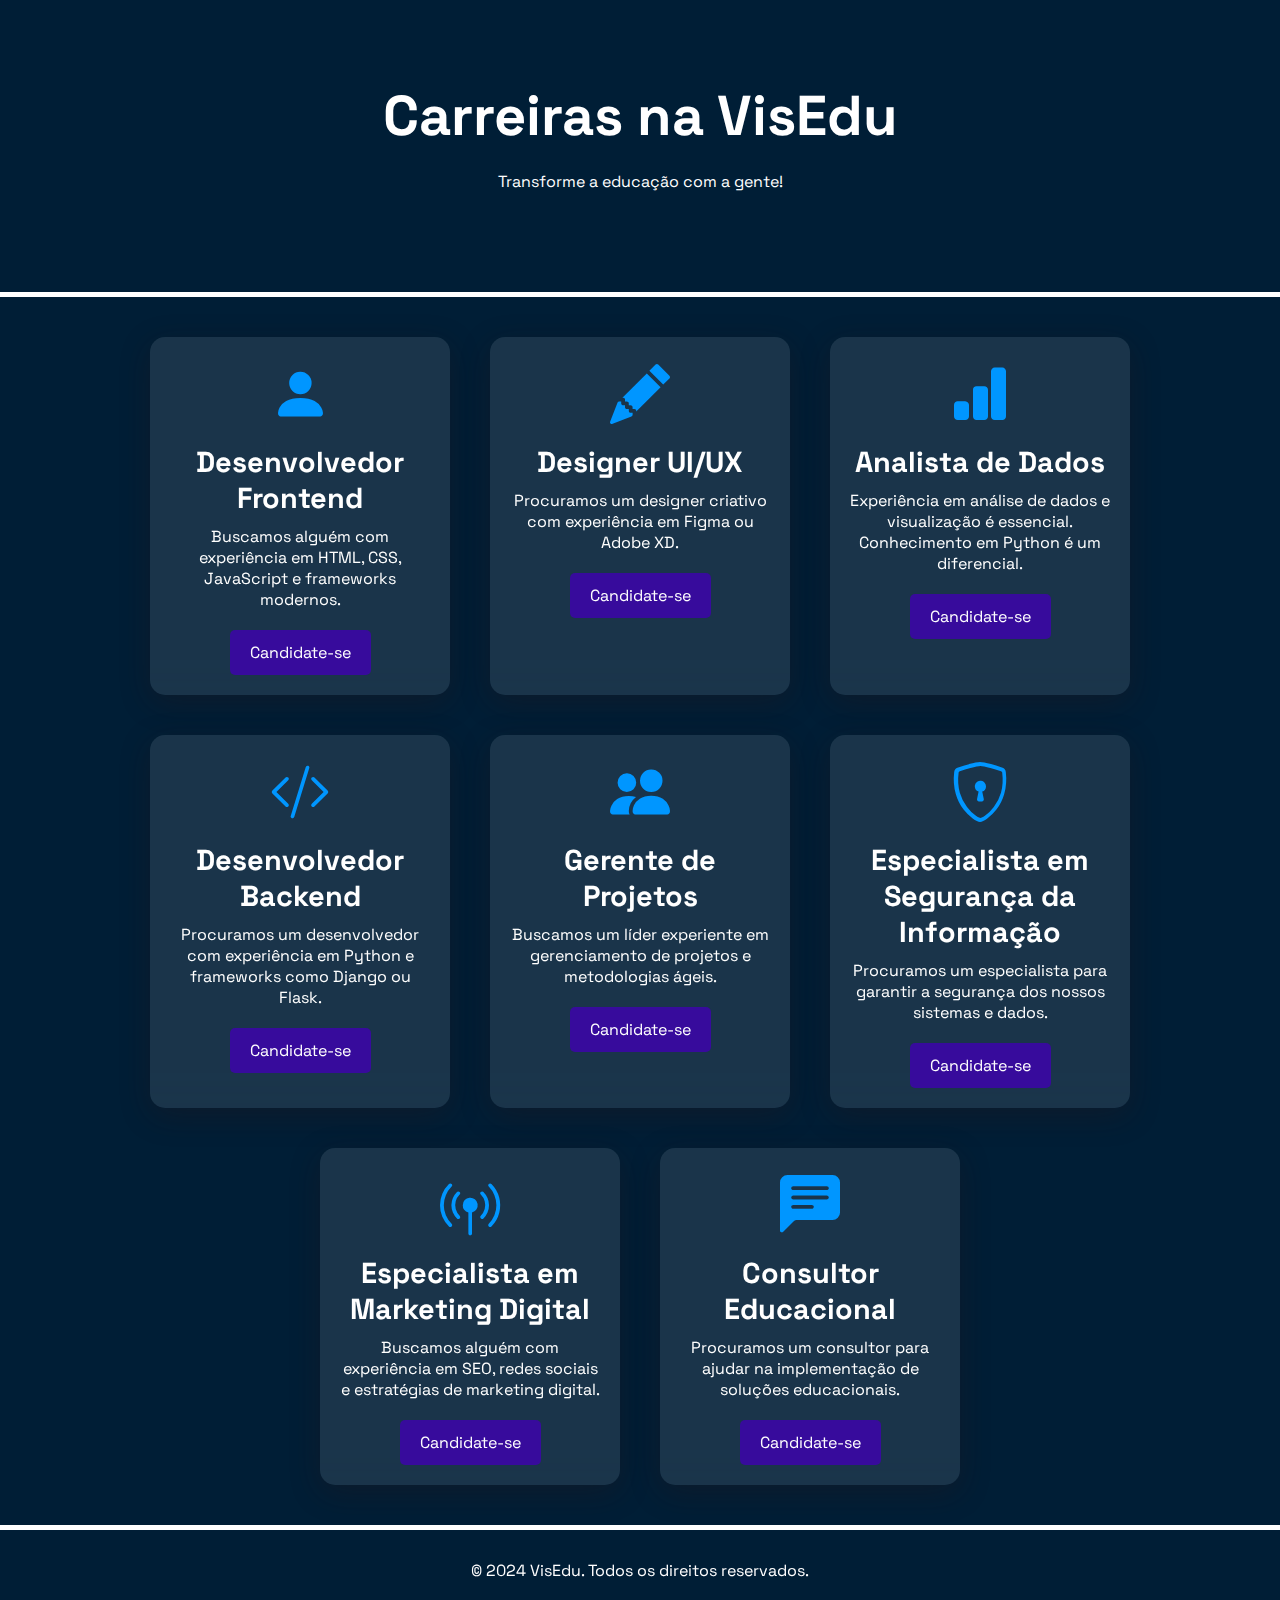
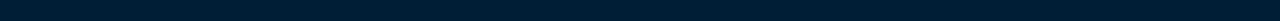
<file: carreira.html>
<!DOCTYPE html>
<html lang="pt-BR">
<head>
    <meta charset="UTF-8">
    <meta name="viewport" content="width=device-width, initial-scale=1.0">
    <title>Carreiras - VisEdu</title>
    <link rel="icon" href="images/Logo VisEdu Transparente.png">
    <link href="https://fonts.googleapis.com/css2?family=Space+Grotesk:wght@300;700&display=swap" rel="stylesheet">
    <link rel="stylesheet" href="carreira.css">
    <!-- Bootstrap Icons -->
    <link rel="stylesheet" href="https://cdn.jsdelivr.net/npm/bootstrap-icons@1.10.3/font/bootstrap-icons.css">
</head>
<body>
    <header>
        <div class="header-content">
            <h1>Carreiras na VisEdu</h1>
            <p>Transforme a educação com a gente!</p>
        </div>
    </header>

    <section class="jobs-container">
        <div class="job-card">
            <i class="bi bi-person-fill"></i>
            <h2>Desenvolvedor Frontend</h2>
            <p>Buscamos alguém com experiência em HTML, CSS, JavaScript e frameworks modernos.</p>
            <button>Candidate-se</button>
        </div>
        <div class="job-card">
            <i class="bi bi-pencil-fill"></i>
            <h2>Designer UI/UX</h2>
            <p>Procuramos um designer criativo com experiência em Figma ou Adobe XD.</p>
            <button>Candidate-se</button>
        </div>
        <div class="job-card">
            <i class="bi bi-bar-chart-fill"></i>
            <h2>Analista de Dados</h2>
            <p>Experiência em análise de dados e visualização é essencial. Conhecimento em Python é um diferencial.</p>
            <button>Candidate-se</button>
        </div>
        <div class="job-card">
            <i class="bi bi-code-slash"></i>
            <h2>Desenvolvedor Backend</h2>
            <p>Procuramos um desenvolvedor com experiência em Python e frameworks como Django ou Flask.</p>
            <button>Candidate-se</button>
        </div>
        <div class="job-card">
            <i class="bi bi-people-fill"></i>
            <h2>Gerente de Projetos</h2>
            <p>Buscamos um líder experiente em gerenciamento de projetos e metodologias ágeis.</p>
            <button>Candidate-se</button>
        </div>
        <div class="job-card">
            <i class="bi bi-shield-lock"></i>
            <h2>Especialista em Segurança da Informação</h2>
            <p>Procuramos um especialista para garantir a segurança dos nossos sistemas e dados.</p>
            <button>Candidate-se</button>
        </div>
        <div class="job-card">
            <i class="bi bi-broadcast-pin"></i>
            <h2>Especialista em Marketing Digital</h2>
            <p>Buscamos alguém com experiência em SEO, redes sociais e estratégias de marketing digital.</p>
            <button>Candidate-se</button>
        </div>
        <div class="job-card">
            <i class="bi bi-chat-left-text-fill"></i>
            <h2>Consultor Educacional</h2>
            <p>Procuramos um consultor para ajudar na implementação de soluções educacionais.</p>
            <button>Candidate-se</button>
        </div>
        <!-- Adicione mais vagas conforme necessário -->
    </section>

    <footer>
        <p>&copy; 2024 VisEdu. Todos os direitos reservados.</p>
    </footer>
</body>
</html>
</file>
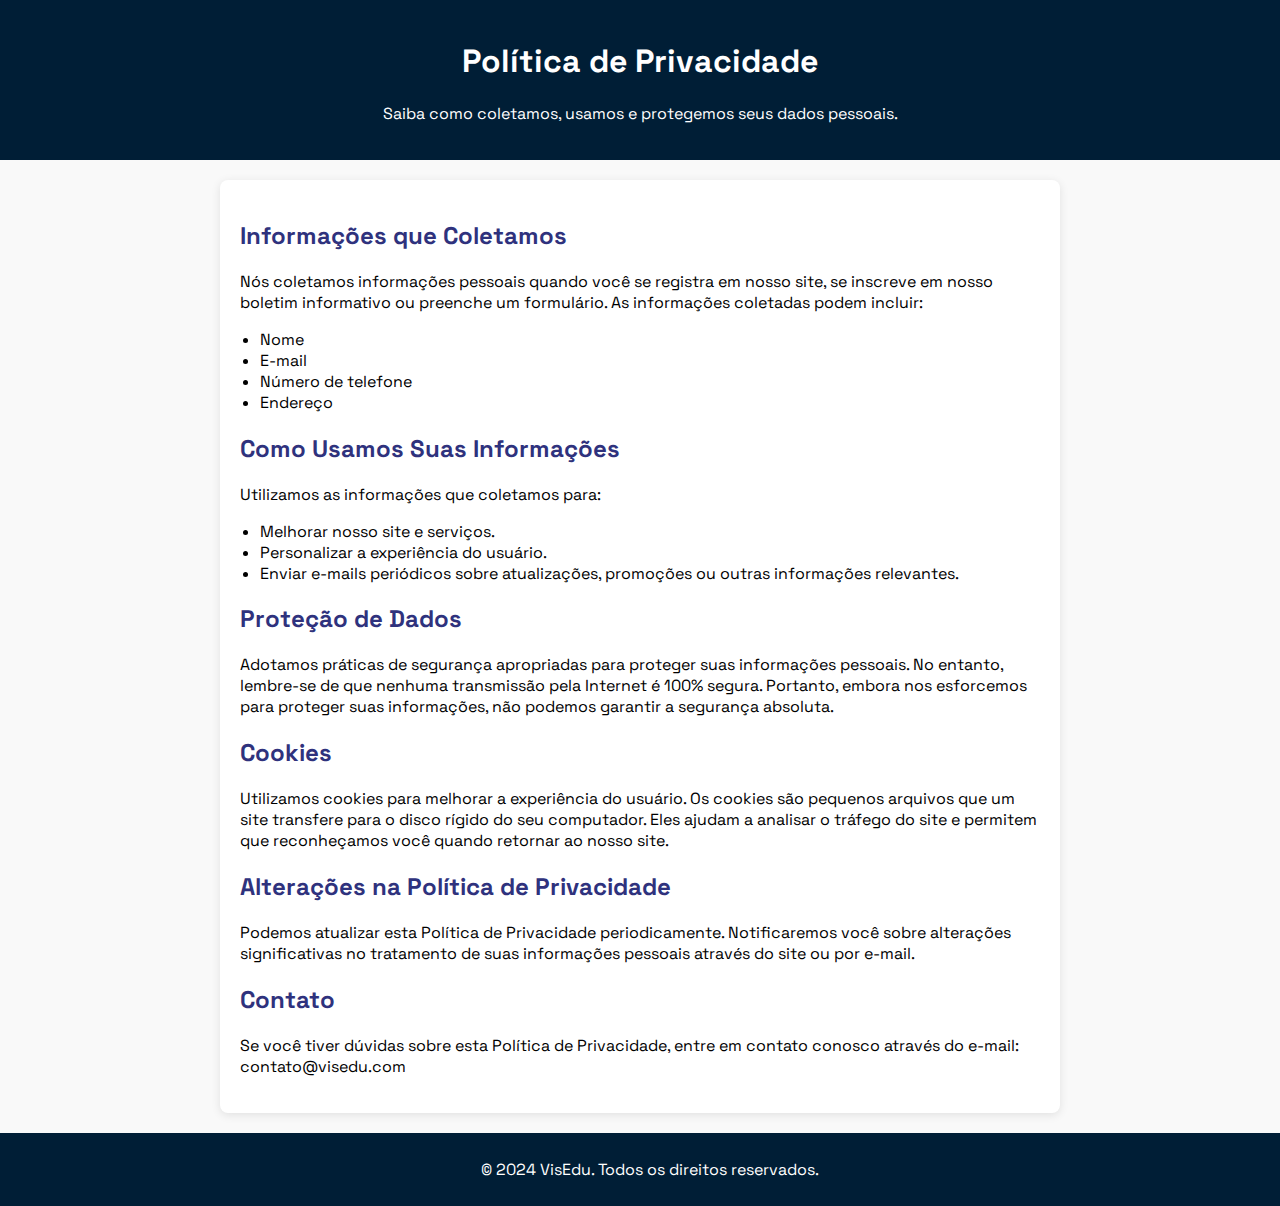
<file: privacidade.html>
<!DOCTYPE html>
<html lang="pt-BR">
<head>
  <meta charset="UTF-8">
  <meta name="viewport" content="width=device-width, initial-scale=1.0">
  <title>Política de Privacidade - VisEdu</title>

  <!-- Ícone da página -->
  <link rel="icon" href="images/Logo VisEdu Transparente.png">

  <!-- Fonte Google -->
  <link rel="preconnect" href="https://fonts.googleapis.com">
  <link rel="preconnect" href="https://fonts.gstatic.com" crossorigin>
  <link href="https://fonts.googleapis.com/css2?family=Space+Grotesk:wght@300;700&display=swap" rel="stylesheet">

  <!-- CSS externo -->
  <link rel="stylesheet" href="privacidade.css">
</head>

<body>
  <header>
    <h1>Política de Privacidade</h1>
    <p>Saiba como coletamos, usamos e protegemos seus dados pessoais.</p>
  </header>

  <main>
    <section>
      <h2>Informações que Coletamos</h2>
      <p>Nós coletamos informações pessoais quando você se registra em nosso site, se inscreve em nosso boletim informativo ou preenche um formulário. As informações coletadas podem incluir:</p>
      <ul>
        <li>Nome</li>
        <li>E-mail</li>
        <li>Número de telefone</li>
        <li>Endereço</li>
      </ul>
    </section>

    <section>
      <h2>Como Usamos Suas Informações</h2>
      <p>Utilizamos as informações que coletamos para:</p>
      <ul>
        <li>Melhorar nosso site e serviços.</li>
        <li>Personalizar a experiência do usuário.</li>
        <li>Enviar e-mails periódicos sobre atualizações, promoções ou outras informações relevantes.</li>
      </ul>
    </section>

    <section>
      <h2>Proteção de Dados</h2>
      <p>Adotamos práticas de segurança apropriadas para proteger suas informações pessoais. No entanto, lembre-se de que nenhuma transmissão pela Internet é 100% segura. Portanto, embora nos esforcemos para proteger suas informações, não podemos garantir a segurança absoluta.</p>
    </section>

    <section>
      <h2>Cookies</h2>
      <p>Utilizamos cookies para melhorar a experiência do usuário. Os cookies são pequenos arquivos que um site transfere para o disco rígido do seu computador. Eles ajudam a analisar o tráfego do site e permitem que reconheçamos você quando retornar ao nosso site.</p>
    </section>

    <section>
      <h2>Alterações na Política de Privacidade</h2>
      <p>Podemos atualizar esta Política de Privacidade periodicamente. Notificaremos você sobre alterações significativas no tratamento de suas informações pessoais através do site ou por e-mail.</p>
    </section>

    <section>
      <h2>Contato</h2>
      <p>Se você tiver dúvidas sobre esta Política de Privacidade, entre em contato conosco através do e-mail: contato@visedu.com</p>
    </section>
  </main>

  <footer>
    <p>&copy; 2024 VisEdu. Todos os direitos reservados.</p>
  </footer>
</body>
</html>
</file>
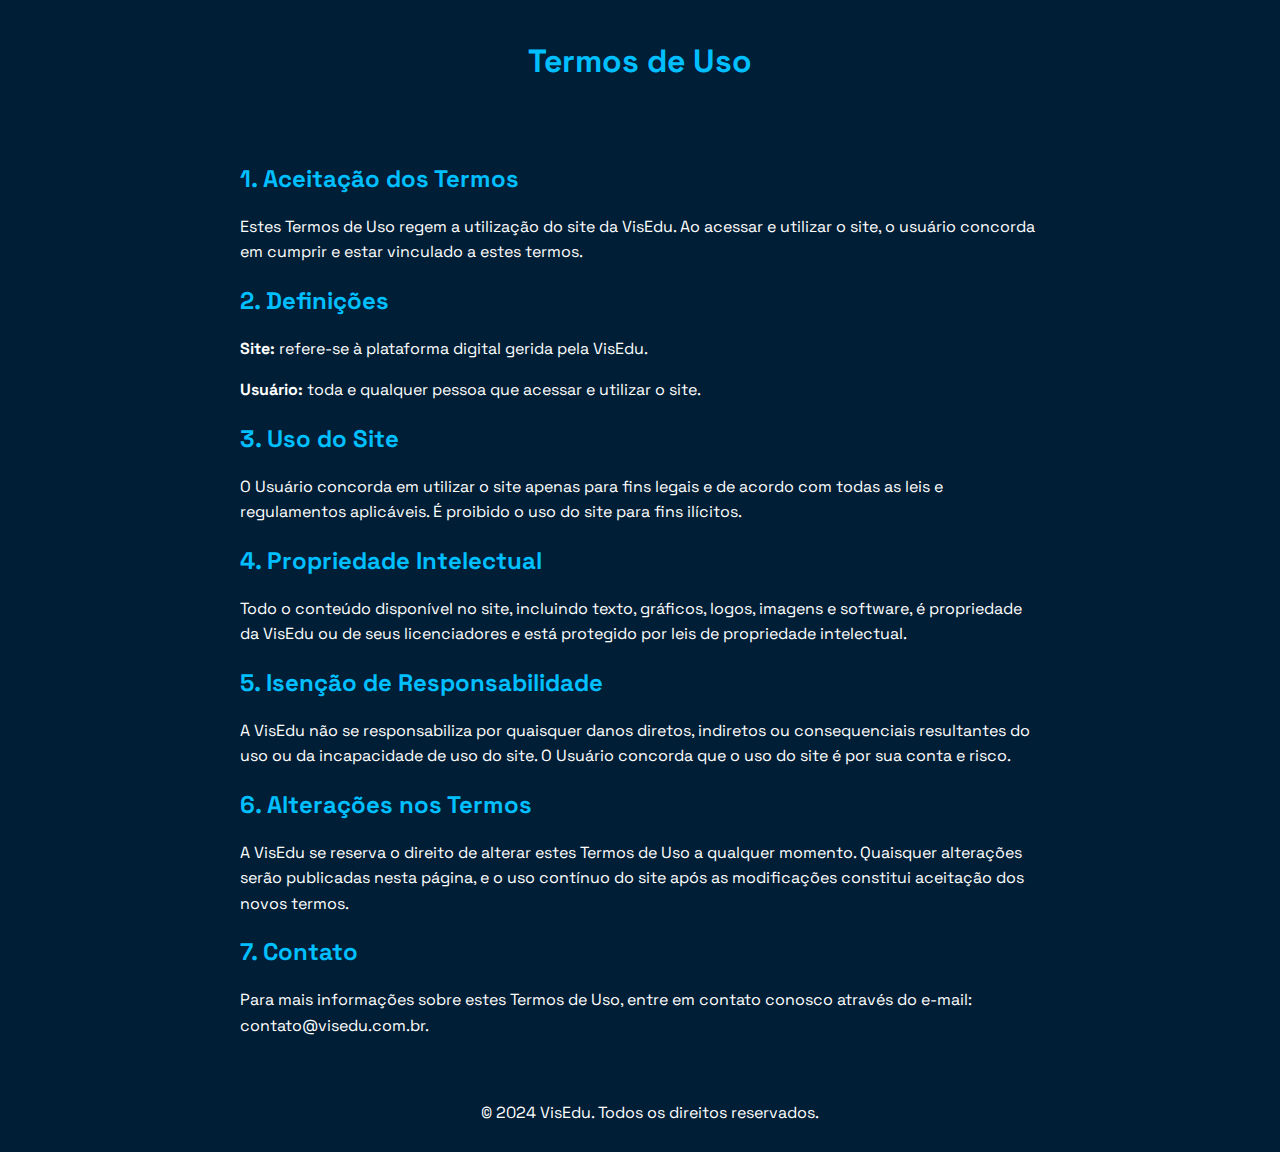
<file: termos.html>
<!DOCTYPE html>
<html lang="pt-BR">
<head>
    <meta charset="UTF-8">
    <meta name="viewport" content="width=device-width, initial-scale=1.0">
    <title>Termos de Uso - VisEdu</title>
    <link rel="icon" href="images/Logo VisEdu Transparente.png">
    <link href="https://fonts.googleapis.com/css2?family=Space+Grotesk:wght@300;700&display=swap" rel="stylesheet">
    <link rel="stylesheet" href="termos.css"> <!-- Referência ao CSS externo -->
</head>

<body>
    <header>
        <h1>Termos de Uso</h1>
    </header>

    <section>
        <h2>1. Aceitação dos Termos</h2>
        <p>Estes Termos de Uso regem a utilização do site da VisEdu. Ao acessar e utilizar o site, o usuário concorda em cumprir e estar vinculado a estes termos.</p>

        <h2>2. Definições</h2>
        <p><strong>Site:</strong> refere-se à plataforma digital gerida pela VisEdu.</p>
        <p><strong>Usuário:</strong> toda e qualquer pessoa que acessar e utilizar o site.</p>

        <h2>3. Uso do Site</h2>
        <p>O Usuário concorda em utilizar o site apenas para fins legais e de acordo com todas as leis e regulamentos aplicáveis. É proibido o uso do site para fins ilícitos.</p>

        <h2>4. Propriedade Intelectual</h2>
        <p>Todo o conteúdo disponível no site, incluindo texto, gráficos, logos, imagens e software, é propriedade da VisEdu ou de seus licenciadores e está protegido por leis de propriedade intelectual.</p>

        <h2>5. Isenção de Responsabilidade</h2>
        <p>A VisEdu não se responsabiliza por quaisquer danos diretos, indiretos ou consequenciais resultantes do uso ou da incapacidade de uso do site. O Usuário concorda que o uso do site é por sua conta e risco.</p>

        <h2>6. Alterações nos Termos</h2>
        <p>A VisEdu se reserva o direito de alterar estes Termos de Uso a qualquer momento. Quaisquer alterações serão publicadas nesta página, e o uso contínuo do site após as modificações constitui aceitação dos novos termos.</p>

        <h2>7. Contato</h2>
        <p>Para mais informações sobre estes Termos de Uso, entre em contato conosco através do e-mail: contato@visedu.com.br.</p>
    </section>

    <footer>
        <p>&copy; 2024 VisEdu. Todos os direitos reservados.</p>
    </footer>
</body>
</html>
</file>
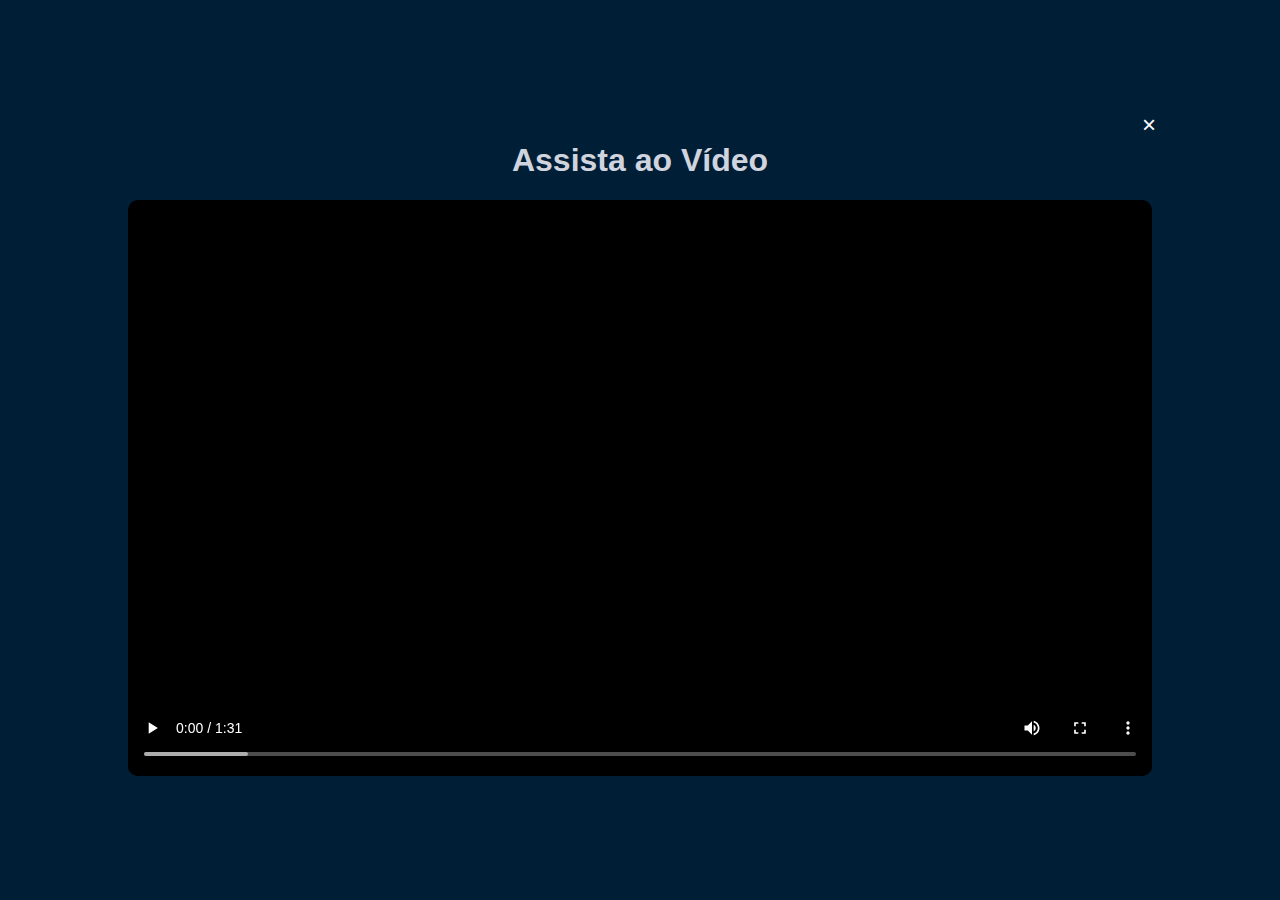
<file: video.html>
<!DOCTYPE html>
<html lang="pt-BR">
<head>
    <meta charset="UTF-8">
    <meta name="viewport" content="width=device-width, initial-scale=1.0">
    <title>Vídeo</title>
    <style>
        body {

            font-family: 'Poppins',sans-serif;
            display: flex;
            justify-content: center;
            align-items: center;
            height: 100vh;
            margin: 0;
            background-color: #001E36; /* Fundo escuro */
            color: #D0D4DF; /* Texto claro */
        }

        .container {
            position: relative;
            text-align: center;
            background-color: #001E36; /* Fundo do container escuro */
            padding: 20px;
            border-radius: 10px;
            box-shadow:#001E36;
            max-width: 80%;
            margin: 0 auto;
        }

        video {
            max-width: 100%;
            border-radius: 10px;
            box-shadow:#001E36;
        }

        .close-btn {
            position: absolute;
            top: 10px;
            right: 10px;
            background: none;
            border: none;
            color: #fff;
            font-size: 24px;
            cursor: pointer;
        }

        .close-btn:hover {
            color: #f00; /* Muda a cor do ícone ao passar o mouse */
        }
    </style>
</head>
<body>
    <div class="container">
        <button class="close-btn" onclick="window.close();">&times;</button>
        <h1>Assista ao Vídeo</h1>
        <video id="videoPlayer" controls autoplay>
            <source src="images/vejacomofunciona.mp4" type="video/mp4">
            Seu navegador não suporta o elemento de vídeo.
        </video>
    </div>

    <script>
        // Fechar a página após a reprodução do vídeo
        document.getElementById('videoPlayer').addEventListener('ended', function() {
            window.close();
        });

         // Bloquear o clique com o botão direito
         document.addEventListener('contextmenu', function(e) {
            e.preventDefault();
            alert("Copyright Visedu© 2024 todos os direitos reservados.");
        });

        // Bloquear atalhos como Ctrl+C e Ctrl+U
        document.addEventListener('keydown', function(e) {
            if (e.ctrlKey && (e.key === 'c' || e.key === 'u' || e.key === 's' || e.key === 'p')) {
                e.preventDefault();
                alert("Copyright Visedu© 2024 todos os direitos reservados.");
            }
        });
    </script>
</body>
</html>
</file>
<file: carreira.css>
* {
    box-sizing: border-box;
    margin: 0;
    padding: 0;
    font-family: 'Space Grotesk', sans-serif;
}

body {
    background: #001E36; /* Cor sólida azul escuro */
    color: #fff; /* Cor do texto */
    overflow-x: hidden;
}

header {
    text-align: center;
    padding: 80px 20px;
    background: rgba(0, 30, 54, 0.9); /* Um pouco mais claro para o cabeçalho */
    border-bottom: 5px solid #fff; /* Borda branca */
}

h1 {
    font-size: 3.5em;
    margin-bottom: 20px;
}

p {
    font-size: 1.5em;
}

.jobs-container {
    display: flex;
    flex-wrap: wrap;
    justify-content: center;
    padding: 20px;
    animation: fadeIn 1s;
}

@keyframes fadeIn {
    from {
        opacity: 0;
    }
    to {
        opacity: 1;
    }
}

.job-card {
    background: rgba(255, 255, 255, 0.1);
    backdrop-filter: blur(15px);
    border-radius: 15px;
    box-shadow: 0 8px 30px rgba(43, 21, 21, 0.3);
    margin: 20px;
    padding: 20px;
    width: 300px;
    text-align: center;
    transition: transform 0.3s, box-shadow 0.3s;
    position: relative;
}

.job-card:hover {
    transform: translateY(-15px);
    box-shadow: 0 15px 40px rgba(0, 0, 0, 0.4);
}

.job-card i {
    font-size: 60px;
    margin-bottom: 15px;
    color: rgb(0, 150, 255);
    transition: color 0.3s;
}

.job-card:hover i {
    color: #fff; 
}

h2 {
    font-size: 1.8em;
    margin: 10px 0;
}

p {
    font-size: 1em;
    margin: 10px 0 20px;
}

button {
    background-color: rgb(55, 11, 156);
    color: white;
    border: none; /* Remove bordas */
    padding: 12px 20px; /* Espaçamento interno */
    font-size: 16px; /* Tamanho da fonte */
    cursor: pointer; 
    border-radius: 5px;
    transition: background-color 0.3s, transform 0.2s; /* Transição suave */
}

button:hover {
    background-color: rgb(0, 120, 220); /* Azul mais escuro ao passar o mouse */
    transform: scale(1.05); /* Aumenta levemente o botão */
}

button:active {
    transform: scale(0.95); /* Levemente menor ao clicar */
}

footer {
    text-align: center;
    padding: 20px 0;
    background: rgba(0, 30, 54, 0.9);
    position: relative;
    bottom: 0;
    width: 100%;
    border-top: 5px solid #fff; /* Borda branca */
}
</file>
<file: privacidade.css>
body {
    font-family: 'Space Grotesk', sans-serif;
    margin: 0;
    padding: 0;
    background-color: #f9f9f9;
}

header {
    text-align: center;
    padding: 20px;
    background: rgb(0,30,54);
    background: rgba(0,30,54,1) 100%;
    color: white;
}

main {
    max-width: 800px;
    margin: 20px auto;
    padding: 20px;
    background-color: white;
    border-radius: 8px;
    box-shadow: 0 2px 10px rgba(0, 0, 0, 0.1);
}

h2 {
    color: #2f327d;
}

ul {
    list-style-type: disc;
    padding-left: 20px;
}

footer {
    text-align: center;
    padding: 10px;
    background: rgb(0,30,54);
    background: rgba(0,30,54,1) 100%;
    color: white;
    position: relative;
    bottom: 0;
    width: 100%;
}
</file>
<file: termos.css>
body {
    font-family: 'Space Grotesk', sans-serif;
    margin: 0;
    padding: 0;
    background: rgb(0,30,54);
    color: #ffffff;
}

header {
    text-align: center;
    padding: 20px;
}

section {
    padding: 20px;
    max-width: 800px;
    margin: 0 auto;
}

h1, h2 {
    color: #00BFFF; /* Cor dos títulos */
}

p {
    line-height: 1.6;
}

footer {
    text-align: center;
    padding: 10px;
    position: relative;
    bottom: 0;
    width: 100%;
}
</file>
